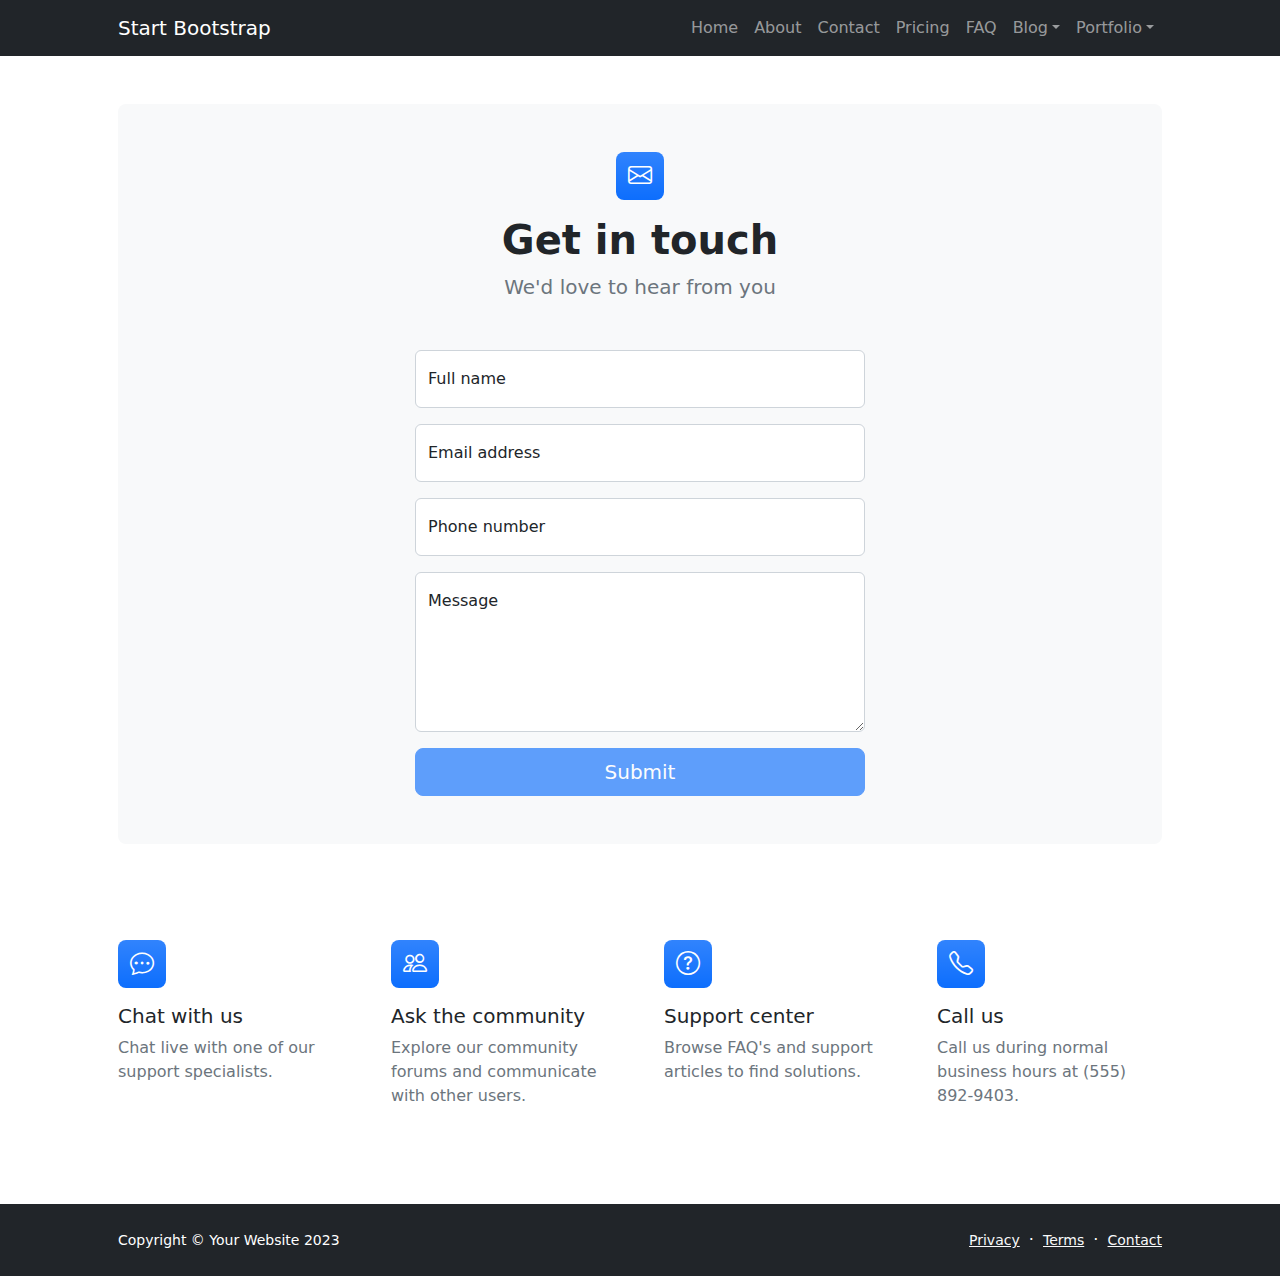
<file: Pagina empresa/contact.html>
<!DOCTYPE html>
<html lang="en">
    <head>
        <meta charset="utf-8" />
        <meta name="viewport" content="width=device-width, initial-scale=1, shrink-to-fit=no" />
        <meta name="description" content />
        <meta name="author" content />
        <title>Modern Business - Start Bootstrap Template</title>
        <!-- Favicon-->
        <link rel="icon" type="image/x-icon" href="assets/favicon.ico" />
        <!-- Bootstrap icons-->
        <link href="https://cdn.jsdelivr.net/npm/bootstrap-icons@1.5.0/font/bootstrap-icons.css" rel="stylesheet" />
        <!-- Core theme CSS (includes Bootstrap)-->
        <link href="css/styles.css" rel="stylesheet" />
    </head>
    <body class="d-flex flex-column">
        <main class="flex-shrink-0">
            <!-- Navigation-->
            <nav class="navbar navbar-expand-lg navbar-dark bg-dark">
                <div class="container px-5">
                    <a class="navbar-brand" href="index.html">Start Bootstrap</a>
                    <button class="navbar-toggler" type="button" data-bs-toggle="collapse" data-bs-target="#navbarSupportedContent" aria-controls="navbarSupportedContent" aria-expanded="false" aria-label="Toggle navigation"><span class="navbar-toggler-icon"></span></button>
                    <div class="collapse navbar-collapse" id="navbarSupportedContent">
                        <ul class="navbar-nav ms-auto mb-2 mb-lg-0">
                            <li class="nav-item"><a class="nav-link" href="index.html">Home</a></li>
                            <li class="nav-item"><a class="nav-link" href="about.html">About</a></li>
                            <li class="nav-item"><a class="nav-link" href="contact.html">Contact</a></li>
                            <li class="nav-item"><a class="nav-link" href="pricing.html">Pricing</a></li>
                            <li class="nav-item"><a class="nav-link" href="faq.html">FAQ</a></li>
                            <li class="nav-item dropdown">
                                <a class="nav-link dropdown-toggle" id="navbarDropdownBlog" href="#" role="button" data-bs-toggle="dropdown" aria-expanded="false">Blog</a>
                                <ul class="dropdown-menu dropdown-menu-end" aria-labelledby="navbarDropdownBlog">
                                    <li><a class="dropdown-item" href="blog-home.html">Blog Home</a></li>
                                    <li><a class="dropdown-item" href="blog-post.html">Blog Post</a></li>
                                </ul>
                            </li>
                            <li class="nav-item dropdown">
                                <a class="nav-link dropdown-toggle" id="navbarDropdownPortfolio" href="#" role="button" data-bs-toggle="dropdown" aria-expanded="false">Portfolio</a>
                                <ul class="dropdown-menu dropdown-menu-end" aria-labelledby="navbarDropdownPortfolio">
                                    <li><a class="dropdown-item" href="portfolio-overview.html">Portfolio Overview</a></li>
                                    <li><a class="dropdown-item" href="portfolio-item.html">Portfolio Item</a></li>
                                </ul>
                            </li>
                        </ul>
                    </div>
                </div>
            </nav>
            <!-- Page content-->
            <section class="py-5">
                <div class="container px-5">
                    <!-- Contact form-->
                    <div class="bg-light rounded-3 py-5 px-4 px-md-5 mb-5">
                        <div class="text-center mb-5">
                            <div class="feature bg-primary bg-gradient text-white rounded-3 mb-3"><i class="bi bi-envelope"></i></div>
                            <h1 class="fw-bolder">Get in touch</h1>
                            <p class="lead fw-normal text-muted mb-0">We'd love to hear from you</p>
                        </div>
                        <div class="row gx-5 justify-content-center">
                            <div class="col-lg-8 col-xl-6">
                                <!-- * * * * * * * * * * * * * * *-->
                                <!-- * * SB Forms Contact Form * *-->
                                <!-- * * * * * * * * * * * * * * *-->
                                <!-- This form is pre-integrated with SB Forms.-->
                                <!-- To make this form functional, sign up at-->
                                <!-- https://startbootstrap.com/solution/contact-forms-->
                                <!-- to get an API token!-->
                                <form id="contactForm" data-sb-form-api-token="API_TOKEN">
                                    <!-- Name input-->
                                    <div class="form-floating mb-3">
                                        <input class="form-control" id="name" type="text" placeholder="Enter your name..." data-sb-validations="required" />
                                        <label for="name">Full name</label>
                                        <div class="invalid-feedback" data-sb-feedback="name:required">A name is required.</div>
                                    </div>
                                    <!-- Email address input-->
                                    <div class="form-floating mb-3">
                                        <input class="form-control" id="email" type="email" placeholder="name@example.com" data-sb-validations="required,email" />
                                        <label for="email">Email address</label>
                                        <div class="invalid-feedback" data-sb-feedback="email:required">An email is required.</div>
                                        <div class="invalid-feedback" data-sb-feedback="email:email">Email is not valid.</div>
                                    </div>
                                    <!-- Phone number input-->
                                    <div class="form-floating mb-3">
                                        <input class="form-control" id="phone" type="tel" placeholder="(123) 456-7890" data-sb-validations="required" />
                                        <label for="phone">Phone number</label>
                                        <div class="invalid-feedback" data-sb-feedback="phone:required">A phone number is required.</div>
                                    </div>
                                    <!-- Message input-->
                                    <div class="form-floating mb-3">
                                        <textarea class="form-control" id="message" type="text" placeholder="Enter your message here..." style="height: 10rem" data-sb-validations="required"></textarea>
                                        <label for="message">Message</label>
                                        <div class="invalid-feedback" data-sb-feedback="message:required">A message is required.</div>
                                    </div>
                                    <!-- Submit success message-->
                                    <!---->
                                    <!-- This is what your users will see when the form-->
                                    <!-- has successfully submitted-->
                                    <div class="d-none" id="submitSuccessMessage">
                                        <div class="text-center mb-3">
                                            <div class="fw-bolder">Form submission successful!</div>
                                            To activate this form, sign up at
                                            <br />
                                            <a href="https://startbootstrap.com/solution/contact-forms">https://startbootstrap.com/solution/contact-forms</a>
                                        </div>
                                    </div>
                                    <!-- Submit error message-->
                                    <!---->
                                    <!-- This is what your users will see when there is-->
                                    <!-- an error submitting the form-->
                                    <div class="d-none" id="submitErrorMessage"><div class="text-center text-danger mb-3">Error sending message!</div></div>
                                    <!-- Submit Button-->
                                    <div class="d-grid"><button class="btn btn-primary btn-lg disabled" id="submitButton" type="submit">Submit</button></div>
                                </form>
                            </div>
                        </div>
                    </div>
                    <!-- Contact cards-->
                    <div class="row gx-5 row-cols-2 row-cols-lg-4 py-5">
                        <div class="col">
                            <div class="feature bg-primary bg-gradient text-white rounded-3 mb-3"><i class="bi bi-chat-dots"></i></div>
                            <div class="h5 mb-2">Chat with us</div>
                            <p class="text-muted mb-0">Chat live with one of our support specialists.</p>
                        </div>
                        <div class="col">
                            <div class="feature bg-primary bg-gradient text-white rounded-3 mb-3"><i class="bi bi-people"></i></div>
                            <div class="h5">Ask the community</div>
                            <p class="text-muted mb-0">Explore our community forums and communicate with other users.</p>
                        </div>
                        <div class="col">
                            <div class="feature bg-primary bg-gradient text-white rounded-3 mb-3"><i class="bi bi-question-circle"></i></div>
                            <div class="h5">Support center</div>
                            <p class="text-muted mb-0">Browse FAQ's and support articles to find solutions.</p>
                        </div>
                        <div class="col">
                            <div class="feature bg-primary bg-gradient text-white rounded-3 mb-3"><i class="bi bi-telephone"></i></div>
                            <div class="h5">Call us</div>
                            <p class="text-muted mb-0">Call us during normal business hours at (555) 892-9403.</p>
                        </div>
                    </div>
                </div>
            </section>
        </main>
        <!-- Footer-->
        <footer class="bg-dark py-4 mt-auto">
            <div class="container px-5">
                <div class="row align-items-center justify-content-between flex-column flex-sm-row">
                    <div class="col-auto"><div class="small m-0 text-white">Copyright &copy; Your Website 2023</div></div>
                    <div class="col-auto">
                        <a class="link-light small" href="#!">Privacy</a>
                        <span class="text-white mx-1">&middot;</span>
                        <a class="link-light small" href="#!">Terms</a>
                        <span class="text-white mx-1">&middot;</span>
                        <a class="link-light small" href="#!">Contact</a>
                    </div>
                </div>
            </div>
        </footer>
        <!-- Bootstrap core JS-->
        <script src="https://cdn.jsdelivr.net/npm/bootstrap@5.2.3/dist/js/bootstrap.bundle.min.js"></script>
        <!-- Core theme JS-->
        <script src="js/scripts.js"></script>
        <!-- * * * * * * * * * * * * * * * * * * * * * * * * * * * * * * * * * * * * * * * *-->
        <!-- * *                               SB Forms JS                               * *-->
        <!-- * * Activate your form at https://startbootstrap.com/solution/contact-forms * *-->
        <!-- * * * * * * * * * * * * * * * * * * * * * * * * * * * * * * * * * * * * * * * *-->
        <script src="https://cdn.startbootstrap.com/sb-forms-latest.js"></script>
    </body>
</html>
</file>
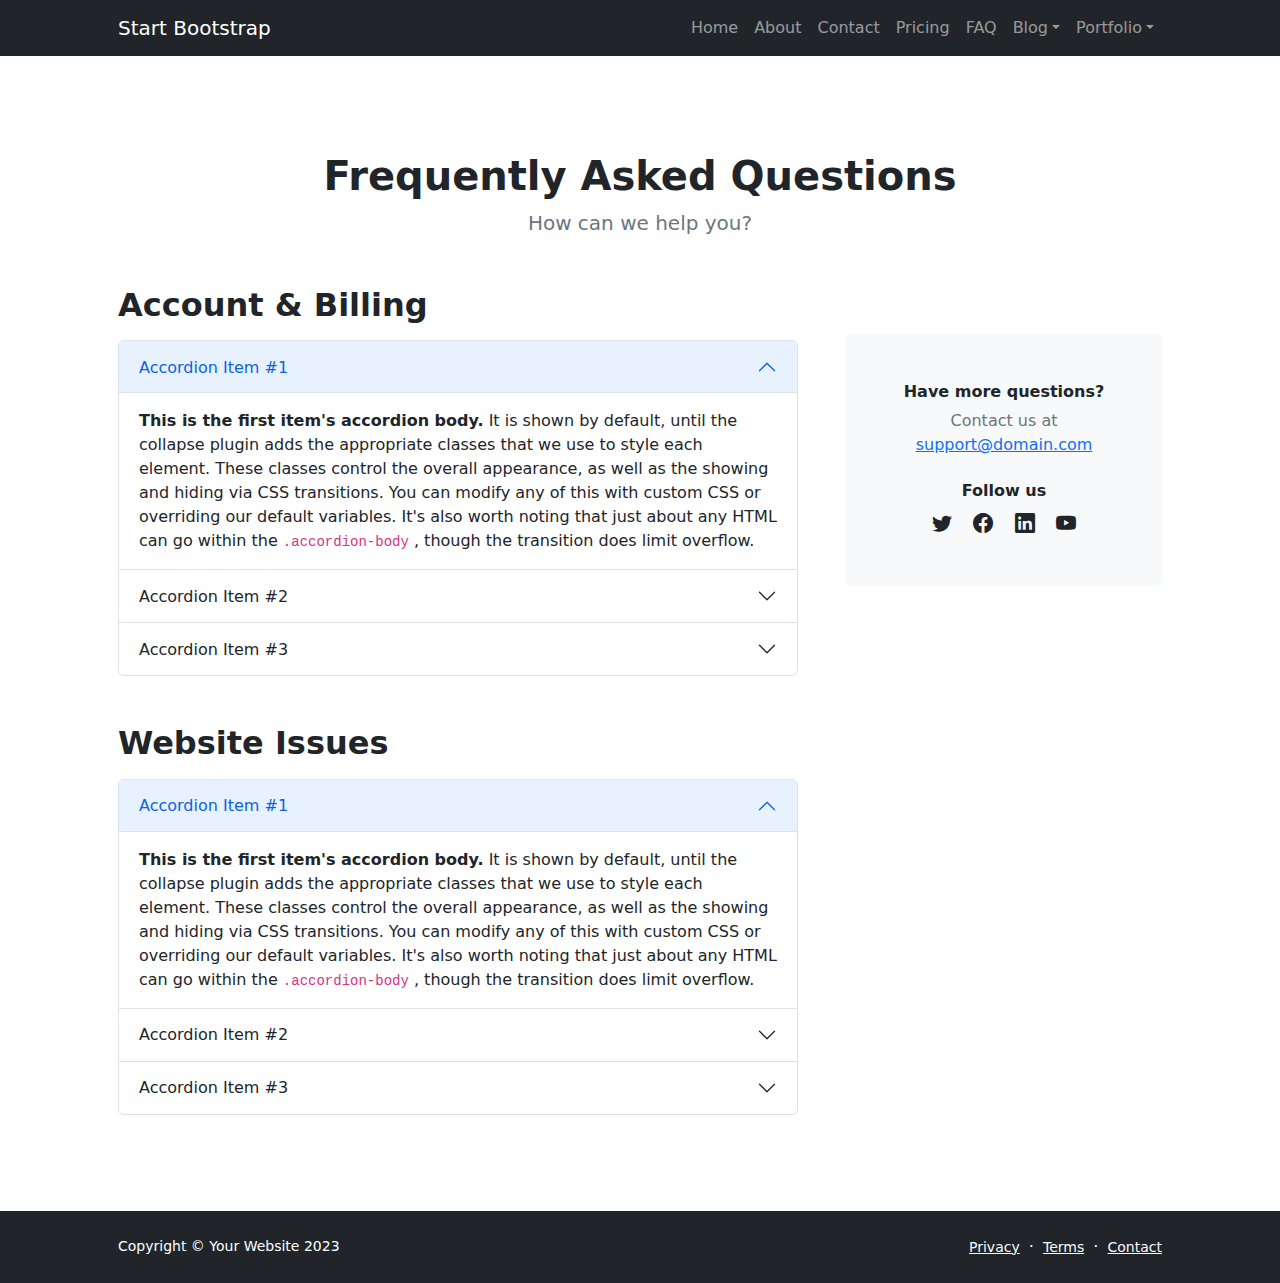
<file: Pagina empresa/faq.html>
<!DOCTYPE html>
<html lang="en">
    <head>
        <meta charset="utf-8" />
        <meta name="viewport" content="width=device-width, initial-scale=1, shrink-to-fit=no" />
        <meta name="description" content="" />
        <meta name="author" content="" />
        <title>Modern Business - Start Bootstrap Template</title>
        <!-- Favicon-->
        <link rel="icon" type="image/x-icon" href="assets/favicon.ico" />
        <!-- Bootstrap icons-->
        <link href="https://cdn.jsdelivr.net/npm/bootstrap-icons@1.5.0/font/bootstrap-icons.css" rel="stylesheet" />
        <!-- Core theme CSS (includes Bootstrap)-->
        <link href="css/styles.css" rel="stylesheet" />
    </head>
    <body class="d-flex flex-column h-100">
        <main class="flex-shrink-0">
            <!-- Navigation-->
            <nav class="navbar navbar-expand-lg navbar-dark bg-dark">
                <div class="container px-5">
                    <a class="navbar-brand" href="index.html">Start Bootstrap</a>
                    <button class="navbar-toggler" type="button" data-bs-toggle="collapse" data-bs-target="#navbarSupportedContent" aria-controls="navbarSupportedContent" aria-expanded="false" aria-label="Toggle navigation"><span class="navbar-toggler-icon"></span></button>
                    <div class="collapse navbar-collapse" id="navbarSupportedContent">
                        <ul class="navbar-nav ms-auto mb-2 mb-lg-0">
                            <li class="nav-item"><a class="nav-link" href="index.html">Home</a></li>
                            <li class="nav-item"><a class="nav-link" href="about.html">About</a></li>
                            <li class="nav-item"><a class="nav-link" href="contact.html">Contact</a></li>
                            <li class="nav-item"><a class="nav-link" href="pricing.html">Pricing</a></li>
                            <li class="nav-item"><a class="nav-link" href="faq.html">FAQ</a></li>
                            <li class="nav-item dropdown">
                                <a class="nav-link dropdown-toggle" id="navbarDropdownBlog" href="#" role="button" data-bs-toggle="dropdown" aria-expanded="false">Blog</a>
                                <ul class="dropdown-menu dropdown-menu-end" aria-labelledby="navbarDropdownBlog">
                                    <li><a class="dropdown-item" href="blog-home.html">Blog Home</a></li>
                                    <li><a class="dropdown-item" href="blog-post.html">Blog Post</a></li>
                                </ul>
                            </li>
                            <li class="nav-item dropdown">
                                <a class="nav-link dropdown-toggle" id="navbarDropdownPortfolio" href="#" role="button" data-bs-toggle="dropdown" aria-expanded="false">Portfolio</a>
                                <ul class="dropdown-menu dropdown-menu-end" aria-labelledby="navbarDropdownPortfolio">
                                    <li><a class="dropdown-item" href="portfolio-overview.html">Portfolio Overview</a></li>
                                    <li><a class="dropdown-item" href="portfolio-item.html">Portfolio Item</a></li>
                                </ul>
                            </li>
                        </ul>
                    </div>
                </div>
            </nav>
            <!-- Page Content-->
            <section class="py-5">
                <div class="container px-5 my-5">
                    <div class="text-center mb-5">
                        <h1 class="fw-bolder">Frequently Asked Questions</h1>
                        <p class="lead fw-normal text-muted mb-0">How can we help you?</p>
                    </div>
                    <div class="row gx-5">
                        <div class="col-xl-8">
                            <!-- FAQ Accordion 1-->
                            <h2 class="fw-bolder mb-3">Account &amp; Billing</h2>
                            <div class="accordion mb-5" id="accordionExample">
                                <div class="accordion-item">
                                    <h3 class="accordion-header" id="headingOne"><button class="accordion-button" type="button" data-bs-toggle="collapse" data-bs-target="#collapseOne" aria-expanded="true" aria-controls="collapseOne">Accordion Item #1</button></h3>
                                    <div class="accordion-collapse collapse show" id="collapseOne" aria-labelledby="headingOne" data-bs-parent="#accordionExample">
                                        <div class="accordion-body">
                                            <strong>This is the first item's accordion body.</strong>
                                            It is shown by default, until the collapse plugin adds the appropriate classes that we use to style each element. These classes control the overall appearance, as well as the showing and hiding via CSS transitions. You can modify any of this with custom CSS or overriding our default variables. It's also worth noting that just about any HTML can go within the
                                            <code>.accordion-body</code>
                                            , though the transition does limit overflow.
                                        </div>
                                    </div>
                                </div>
                                <div class="accordion-item">
                                    <h3 class="accordion-header" id="headingTwo"><button class="accordion-button collapsed" type="button" data-bs-toggle="collapse" data-bs-target="#collapseTwo" aria-expanded="false" aria-controls="collapseTwo">Accordion Item #2</button></h3>
                                    <div class="accordion-collapse collapse" id="collapseTwo" aria-labelledby="headingTwo" data-bs-parent="#accordionExample">
                                        <div class="accordion-body">
                                            <strong>This is the second item's accordion body.</strong>
                                            It is hidden by default, until the collapse plugin adds the appropriate classes that we use to style each element. These classes control the overall appearance, as well as the showing and hiding via CSS transitions. You can modify any of this with custom CSS or overriding our default variables. It's also worth noting that just about any HTML can go within the
                                            <code>.accordion-body</code>
                                            , though the transition does limit overflow.
                                        </div>
                                    </div>
                                </div>
                                <div class="accordion-item">
                                    <h3 class="accordion-header" id="headingThree"><button class="accordion-button collapsed" type="button" data-bs-toggle="collapse" data-bs-target="#collapseThree" aria-expanded="false" aria-controls="collapseThree">Accordion Item #3</button></h3>
                                    <div class="accordion-collapse collapse" id="collapseThree" aria-labelledby="headingThree" data-bs-parent="#accordionExample">
                                        <div class="accordion-body">
                                            <strong>This is the third item's accordion body.</strong>
                                            It is hidden by default, until the collapse plugin adds the appropriate classes that we use to style each element. These classes control the overall appearance, as well as the showing and hiding via CSS transitions. You can modify any of this with custom CSS or overriding our default variables. It's also worth noting that just about any HTML can go within the
                                            <code>.accordion-body</code>
                                            , though the transition does limit overflow.
                                        </div>
                                    </div>
                                </div>
                            </div>
                            <!-- FAQ Accordion 2-->
                            <h2 class="fw-bolder mb-3">Website Issues</h2>
                            <div class="accordion mb-5 mb-xl-0" id="accordionExample2">
                                <div class="accordion-item">
                                    <h3 class="accordion-header" id="headingOne"><button class="accordion-button" type="button" data-bs-toggle="collapse" data-bs-target="#collapseOne2" aria-expanded="true" aria-controls="collapseOne2">Accordion Item #1</button></h3>
                                    <div class="accordion-collapse collapse show" id="collapseOne2" aria-labelledby="headingOne" data-bs-parent="#accordionExample2">
                                        <div class="accordion-body">
                                            <strong>This is the first item's accordion body.</strong>
                                            It is shown by default, until the collapse plugin adds the appropriate classes that we use to style each element. These classes control the overall appearance, as well as the showing and hiding via CSS transitions. You can modify any of this with custom CSS or overriding our default variables. It's also worth noting that just about any HTML can go within the
                                            <code>.accordion-body</code>
                                            , though the transition does limit overflow.
                                        </div>
                                    </div>
                                </div>
                                <div class="accordion-item">
                                    <h3 class="accordion-header" id="headingTwo"><button class="accordion-button collapsed" type="button" data-bs-toggle="collapse" data-bs-target="#collapseTwo2" aria-expanded="false" aria-controls="collapseTwo2">Accordion Item #2</button></h3>
                                    <div class="accordion-collapse collapse" id="collapseTwo2" aria-labelledby="headingTwo" data-bs-parent="#accordionExample2">
                                        <div class="accordion-body">
                                            <strong>This is the second item's accordion body.</strong>
                                            It is hidden by default, until the collapse plugin adds the appropriate classes that we use to style each element. These classes control the overall appearance, as well as the showing and hiding via CSS transitions. You can modify any of this with custom CSS or overriding our default variables. It's also worth noting that just about any HTML can go within the
                                            <code>.accordion-body</code>
                                            , though the transition does limit overflow.
                                        </div>
                                    </div>
                                </div>
                                <div class="accordion-item">
                                    <h3 class="accordion-header" id="headingThree"><button class="accordion-button collapsed" type="button" data-bs-toggle="collapse" data-bs-target="#collapseThree2" aria-expanded="false" aria-controls="collapseThree2">Accordion Item #3</button></h3>
                                    <div class="accordion-collapse collapse" id="collapseThree2" aria-labelledby="headingThree" data-bs-parent="#accordionExample2">
                                        <div class="accordion-body">
                                            <strong>This is the third item's accordion body.</strong>
                                            It is hidden by default, until the collapse plugin adds the appropriate classes that we use to style each element. These classes control the overall appearance, as well as the showing and hiding via CSS transitions. You can modify any of this with custom CSS or overriding our default variables. It's also worth noting that just about any HTML can go within the
                                            <code>.accordion-body</code>
                                            , though the transition does limit overflow.
                                        </div>
                                    </div>
                                </div>
                            </div>
                        </div>
                        <div class="col-xl-4">
                            <div class="card border-0 bg-light mt-xl-5">
                                <div class="card-body p-4 py-lg-5">
                                    <div class="d-flex align-items-center justify-content-center">
                                        <div class="text-center">
                                            <div class="h6 fw-bolder">Have more questions?</div>
                                            <p class="text-muted mb-4">
                                                Contact us at
                                                <br />
                                                <a href="#!">support@domain.com</a>
                                            </p>
                                            <div class="h6 fw-bolder">Follow us</div>
                                            <a class="fs-5 px-2 link-dark" href="#!"><i class="bi-twitter"></i></a>
                                            <a class="fs-5 px-2 link-dark" href="#!"><i class="bi-facebook"></i></a>
                                            <a class="fs-5 px-2 link-dark" href="#!"><i class="bi-linkedin"></i></a>
                                            <a class="fs-5 px-2 link-dark" href="#!"><i class="bi-youtube"></i></a>
                                        </div>
                                    </div>
                                </div>
                            </div>
                        </div>
                    </div>
                </div>
            </section>
        </main>
        <!-- Footer-->
        <footer class="bg-dark py-4 mt-auto">
            <div class="container px-5">
                <div class="row align-items-center justify-content-between flex-column flex-sm-row">
                    <div class="col-auto"><div class="small m-0 text-white">Copyright &copy; Your Website 2023</div></div>
                    <div class="col-auto">
                        <a class="link-light small" href="#!">Privacy</a>
                        <span class="text-white mx-1">&middot;</span>
                        <a class="link-light small" href="#!">Terms</a>
                        <span class="text-white mx-1">&middot;</span>
                        <a class="link-light small" href="#!">Contact</a>
                    </div>
                </div>
            </div>
        </footer>
        <!-- Bootstrap core JS-->
        <script src="https://cdn.jsdelivr.net/npm/bootstrap@5.2.3/dist/js/bootstrap.bundle.min.js"></script>
        <!-- Core theme JS-->
        <script src="js/scripts.js"></script>
    </body>
</html>
</file>
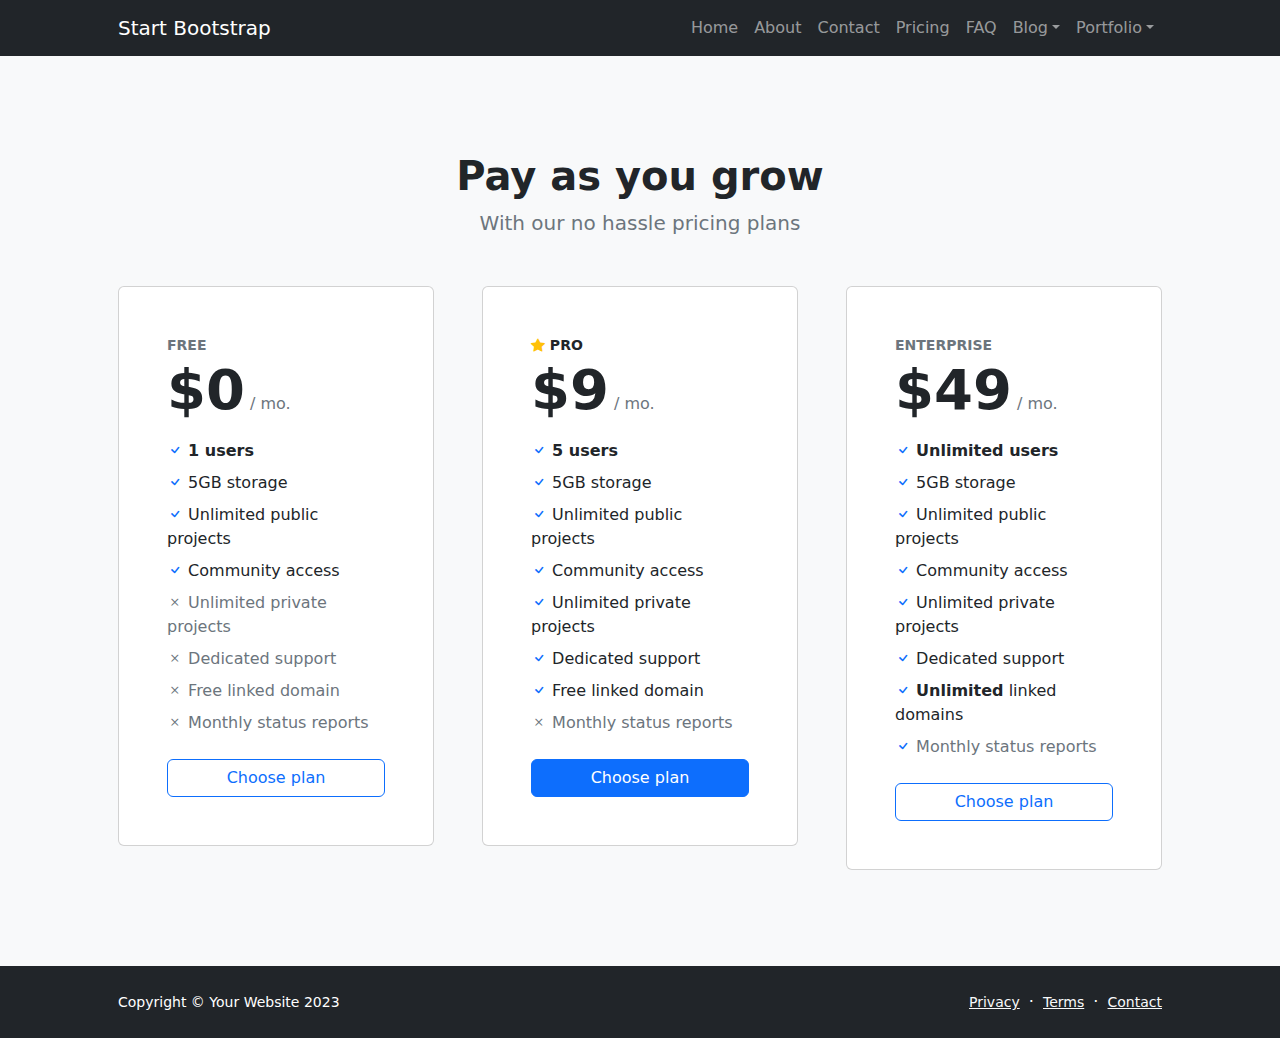
<file: Pagina empresa/pricing.html>
<!DOCTYPE html>
<html lang="en">
    <head>
        <meta charset="utf-8" />
        <meta name="viewport" content="width=device-width, initial-scale=1, shrink-to-fit=no" />
        <meta name="description" content="" />
        <meta name="author" content="" />
        <title>Modern Business - Start Bootstrap Template</title>
        <!-- Favicon-->
        <link rel="icon" type="image/x-icon" href="assets/favicon.ico" />
        <!-- Bootstrap icons-->
        <link href="https://cdn.jsdelivr.net/npm/bootstrap-icons@1.5.0/font/bootstrap-icons.css" rel="stylesheet" />
        <!-- Core theme CSS (includes Bootstrap)-->
        <link href="css/styles.css" rel="stylesheet" />
    </head>
    <body class="d-flex flex-column">
        <main class="flex-shrink-0">
            <!-- Navigation-->
            <nav class="navbar navbar-expand-lg navbar-dark bg-dark">
                <div class="container px-5">
                    <a class="navbar-brand" href="index.html">Start Bootstrap</a>
                    <button class="navbar-toggler" type="button" data-bs-toggle="collapse" data-bs-target="#navbarSupportedContent" aria-controls="navbarSupportedContent" aria-expanded="false" aria-label="Toggle navigation"><span class="navbar-toggler-icon"></span></button>
                    <div class="collapse navbar-collapse" id="navbarSupportedContent">
                        <ul class="navbar-nav ms-auto mb-2 mb-lg-0">
                            <li class="nav-item"><a class="nav-link" href="index.html">Home</a></li>
                            <li class="nav-item"><a class="nav-link" href="about.html">About</a></li>
                            <li class="nav-item"><a class="nav-link" href="contact.html">Contact</a></li>
                            <li class="nav-item"><a class="nav-link" href="pricing.html">Pricing</a></li>
                            <li class="nav-item"><a class="nav-link" href="faq.html">FAQ</a></li>
                            <li class="nav-item dropdown">
                                <a class="nav-link dropdown-toggle" id="navbarDropdownBlog" href="#" role="button" data-bs-toggle="dropdown" aria-expanded="false">Blog</a>
                                <ul class="dropdown-menu dropdown-menu-end" aria-labelledby="navbarDropdownBlog">
                                    <li><a class="dropdown-item" href="blog-home.html">Blog Home</a></li>
                                    <li><a class="dropdown-item" href="blog-post.html">Blog Post</a></li>
                                </ul>
                            </li>
                            <li class="nav-item dropdown">
                                <a class="nav-link dropdown-toggle" id="navbarDropdownPortfolio" href="#" role="button" data-bs-toggle="dropdown" aria-expanded="false">Portfolio</a>
                                <ul class="dropdown-menu dropdown-menu-end" aria-labelledby="navbarDropdownPortfolio">
                                    <li><a class="dropdown-item" href="portfolio-overview.html">Portfolio Overview</a></li>
                                    <li><a class="dropdown-item" href="portfolio-item.html">Portfolio Item</a></li>
                                </ul>
                            </li>
                        </ul>
                    </div>
                </div>
            </nav>
            <!-- Pricing section-->
            <section class="bg-light py-5">
                <div class="container px-5 my-5">
                    <div class="text-center mb-5">
                        <h1 class="fw-bolder">Pay as you grow</h1>
                        <p class="lead fw-normal text-muted mb-0">With our no hassle pricing plans</p>
                    </div>
                    <div class="row gx-5 justify-content-center">
                        <!-- Pricing card free-->
                        <div class="col-lg-6 col-xl-4">
                            <div class="card mb-5 mb-xl-0">
                                <div class="card-body p-5">
                                    <div class="small text-uppercase fw-bold text-muted">Free</div>
                                    <div class="mb-3">
                                        <span class="display-4 fw-bold">$0</span>
                                        <span class="text-muted">/ mo.</span>
                                    </div>
                                    <ul class="list-unstyled mb-4">
                                        <li class="mb-2">
                                            <i class="bi bi-check text-primary"></i>
                                            <strong>1 users</strong>
                                        </li>
                                        <li class="mb-2">
                                            <i class="bi bi-check text-primary"></i>
                                            5GB storage
                                        </li>
                                        <li class="mb-2">
                                            <i class="bi bi-check text-primary"></i>
                                            Unlimited public projects
                                        </li>
                                        <li class="mb-2">
                                            <i class="bi bi-check text-primary"></i>
                                            Community access
                                        </li>
                                        <li class="mb-2 text-muted">
                                            <i class="bi bi-x"></i>
                                            Unlimited private projects
                                        </li>
                                        <li class="mb-2 text-muted">
                                            <i class="bi bi-x"></i>
                                            Dedicated support
                                        </li>
                                        <li class="mb-2 text-muted">
                                            <i class="bi bi-x"></i>
                                            Free linked domain
                                        </li>
                                        <li class="text-muted">
                                            <i class="bi bi-x"></i>
                                            Monthly status reports
                                        </li>
                                    </ul>
                                    <div class="d-grid"><a class="btn btn-outline-primary" href="#!">Choose plan</a></div>
                                </div>
                            </div>
                        </div>
                        <!-- Pricing card pro-->
                        <div class="col-lg-6 col-xl-4">
                            <div class="card mb-5 mb-xl-0">
                                <div class="card-body p-5">
                                    <div class="small text-uppercase fw-bold">
                                        <i class="bi bi-star-fill text-warning"></i>
                                        Pro
                                    </div>
                                    <div class="mb-3">
                                        <span class="display-4 fw-bold">$9</span>
                                        <span class="text-muted">/ mo.</span>
                                    </div>
                                    <ul class="list-unstyled mb-4">
                                        <li class="mb-2">
                                            <i class="bi bi-check text-primary"></i>
                                            <strong>5 users</strong>
                                        </li>
                                        <li class="mb-2">
                                            <i class="bi bi-check text-primary"></i>
                                            5GB storage
                                        </li>
                                        <li class="mb-2">
                                            <i class="bi bi-check text-primary"></i>
                                            Unlimited public projects
                                        </li>
                                        <li class="mb-2">
                                            <i class="bi bi-check text-primary"></i>
                                            Community access
                                        </li>
                                        <li class="mb-2">
                                            <i class="bi bi-check text-primary"></i>
                                            Unlimited private projects
                                        </li>
                                        <li class="mb-2">
                                            <i class="bi bi-check text-primary"></i>
                                            Dedicated support
                                        </li>
                                        <li class="mb-2">
                                            <i class="bi bi-check text-primary"></i>
                                            Free linked domain
                                        </li>
                                        <li class="text-muted">
                                            <i class="bi bi-x"></i>
                                            Monthly status reports
                                        </li>
                                    </ul>
                                    <div class="d-grid"><a class="btn btn-primary" href="#!">Choose plan</a></div>
                                </div>
                            </div>
                        </div>
                        <!-- Pricing card enterprise-->
                        <div class="col-lg-6 col-xl-4">
                            <div class="card">
                                <div class="card-body p-5">
                                    <div class="small text-uppercase fw-bold text-muted">Enterprise</div>
                                    <div class="mb-3">
                                        <span class="display-4 fw-bold">$49</span>
                                        <span class="text-muted">/ mo.</span>
                                    </div>
                                    <ul class="list-unstyled mb-4">
                                        <li class="mb-2">
                                            <i class="bi bi-check text-primary"></i>
                                            <strong>Unlimited users</strong>
                                        </li>
                                        <li class="mb-2">
                                            <i class="bi bi-check text-primary"></i>
                                            5GB storage
                                        </li>
                                        <li class="mb-2">
                                            <i class="bi bi-check text-primary"></i>
                                            Unlimited public projects
                                        </li>
                                        <li class="mb-2">
                                            <i class="bi bi-check text-primary"></i>
                                            Community access
                                        </li>
                                        <li class="mb-2">
                                            <i class="bi bi-check text-primary"></i>
                                            Unlimited private projects
                                        </li>
                                        <li class="mb-2">
                                            <i class="bi bi-check text-primary"></i>
                                            Dedicated support
                                        </li>
                                        <li class="mb-2">
                                            <i class="bi bi-check text-primary"></i>
                                            <strong>Unlimited</strong>
                                            linked domains
                                        </li>
                                        <li class="text-muted">
                                            <i class="bi bi-check text-primary"></i>
                                            Monthly status reports
                                        </li>
                                    </ul>
                                    <div class="d-grid"><a class="btn btn-outline-primary" href="#!">Choose plan</a></div>
                                </div>
                            </div>
                        </div>
                    </div>
                </div>
            </section>
        </main>
        <!-- Footer-->
        <footer class="bg-dark py-4 mt-auto">
            <div class="container px-5">
                <div class="row align-items-center justify-content-between flex-column flex-sm-row">
                    <div class="col-auto"><div class="small m-0 text-white">Copyright &copy; Your Website 2023</div></div>
                    <div class="col-auto">
                        <a class="link-light small" href="#!">Privacy</a>
                        <span class="text-white mx-1">&middot;</span>
                        <a class="link-light small" href="#!">Terms</a>
                        <span class="text-white mx-1">&middot;</span>
                        <a class="link-light small" href="#!">Contact</a>
                    </div>
                </div>
            </div>
        </footer>
        <!-- Bootstrap core JS-->
        <script src="https://cdn.jsdelivr.net/npm/bootstrap@5.2.3/dist/js/bootstrap.bundle.min.js"></script>
        <!-- Core theme JS-->
        <script src="js/scripts.js"></script>
    </body>
</html>
</file>
